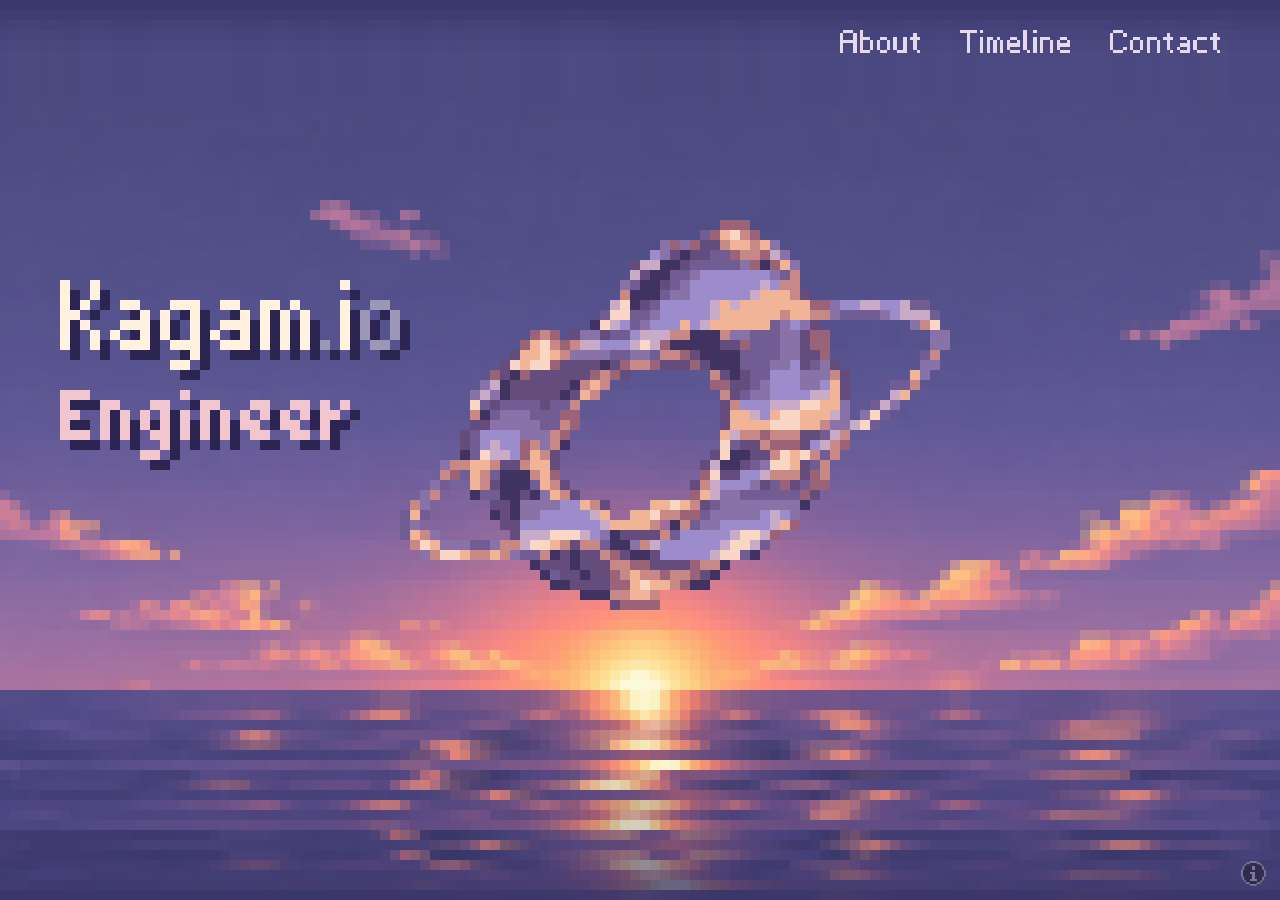
<file: index.html>
<!doctype html>
<html lang="ja">
<head>
<meta charset="utf-8">
<meta name="viewport" content="width=device-width, initial-scale=1, maximum-scale=1, user-scalable=no, viewport-fit=cover">
<!-- ブラウザのバーの色 = 絵の上下の端の色 (EDGE) -->
<meta name="theme-color" content="#383262" media="(orientation: portrait)">
<meta name="theme-color" content="#393669" media="(orientation: landscape)">
<title>kagam.io — Kagami の個人サイト</title>
<meta name="description" content="Kagami の個人サイト。ドット絵の夕暮れの海で、波やオブジェがドット単位で動きます。">
<link rel="canonical" href="https://kagam.io/">
<meta property="og:type" content="website">
<meta property="og:site_name" content="kagam.io">
<meta property="og:title" content="kagam.io">
<meta property="og:description" content="Kagami の個人サイト。ドット絵の夕暮れの海で、波やオブジェがドット単位で動きます。">
<meta property="og:url" content="https://kagam.io/">
<meta property="og:image" content="https://kagam.io/assets/img/og.png">
<meta property="og:image:width" content="1280">
<meta property="og:image:height" content="720">
<meta property="og:image:alt" content="ドット絵の夕暮れの海に浮かぶオブジェと、Kagam.io の文字">
<meta property="og:locale" content="ja_JP">
<meta name="twitter:card" content="summary_large_image">
<meta name="twitter:site" content="@kagam_10">
<meta name="twitter:creator" content="@kagam_10">
<link rel="icon" href="/assets/icons/favicon.ico" sizes="any">
<link rel="icon" type="image/png" sizes="32x32" href="/assets/icons/favicon-32.png">
<link rel="icon" type="image/png" sizes="16x16" href="/assets/icons/favicon-16.png">
<link rel="apple-touch-icon" href="/assets/icons/apple-touch-icon.png">
<link rel="preconnect" href="https://fonts.googleapis.com">
<link rel="preconnect" href="https://fonts.gstatic.com" crossorigin>
<!-- フォントの CSS は、ほかの読み込みやスクリプトを待たせない (読めた時点でドット風フォントに切り替わる) -->
<link rel="preload" as="style" href="https://fonts.googleapis.com/css2?family=DotGothic16&display=swap">
<link rel="stylesheet" href="https://fonts.googleapis.com/css2?family=DotGothic16&display=swap" media="print" onload="this.media='all'">
<!-- 背景の画像 (画面の向きに合うほう) とスクリプトを、最初から読み始める -->
<link rel="preload" as="image" href="/assets/img/scene/pc/sky.png" media="(orientation: landscape)">
<link rel="preload" as="image" href="/assets/img/scene/pc/object.png" media="(orientation: landscape)">
<link rel="preload" as="image" href="/assets/img/scene/pc/sea_01.png" media="(orientation: landscape)">
<link rel="preload" as="image" href="/assets/img/scene/pc/sea_02.png" media="(orientation: landscape)">
<link rel="preload" as="image" href="/assets/img/scene/pc/sea_03.png" media="(orientation: landscape)">
<link rel="preload" as="image" href="/assets/img/scene/mobile/sky.png" media="(orientation: portrait)">
<link rel="preload" as="image" href="/assets/img/scene/mobile/object.png" media="(orientation: portrait)">
<link rel="preload" as="image" href="/assets/img/scene/mobile/sea_01.png" media="(orientation: portrait)">
<link rel="preload" as="image" href="/assets/img/scene/mobile/sea_02.png" media="(orientation: portrait)">
<link rel="preload" as="image" href="/assets/img/scene/mobile/sea_03.png" media="(orientation: portrait)">
<link rel="modulepreload" href="/assets/js/main.js">
<link rel="modulepreload" href="/assets/js/scene.js">
<link rel="modulepreload" href="/assets/js/config.js">
<link rel="modulepreload" href="/assets/js/font.js">
<link rel="modulepreload" href="/assets/js/sea.js">
<link rel="modulepreload" href="/assets/js/nav.js">
<link rel="modulepreload" href="/assets/js/info.js">
<link rel="modulepreload" href="/assets/js/touch.js">
<link rel="stylesheet" href="/assets/css/scene.css">
<!-- 検索エンジン向けに、このサイトと持ち主を書いておく -->
<script type="application/ld+json">
{
  "@context": "https://schema.org",
  "@graph": [
    {
      "@type": "WebSite",
      "@id": "https://kagam.io/#website",
      "name": "kagam.io",
      "url": "https://kagam.io/",
      "inLanguage": "ja",
      "author": {
        "@id": "https://kagam.io/#person"
      }
    },
    {
      "@type": "Person",
      "@id": "https://kagam.io/#person",
      "name": "Kagami",
      "alternateName": "kagam-io",
      "jobTitle": "Engineer",
      "url": "https://kagam.io/",
      "sameAs": [
        "https://github.com/kagam-io",
        "https://zenn.dev/kagam_io",
        "https://x.com/kagam_10"
      ]
    }
  ]
}
</script>
</head>
<body>
<h1 class="sr-only">Kagam.io — Engineer</h1>
<p class="sr-only">Kagami の個人サイト</p>
<canvas id="c"></canvas>
<!-- メニューの文字はキャンバスに描き、押せる範囲だけこの透明なリンクを重ねる -->
<nav class="nav" aria-label="メニュー"></nav>

<script type="module" src="/assets/js/main.js"></script>
</body>
</html>
</file>
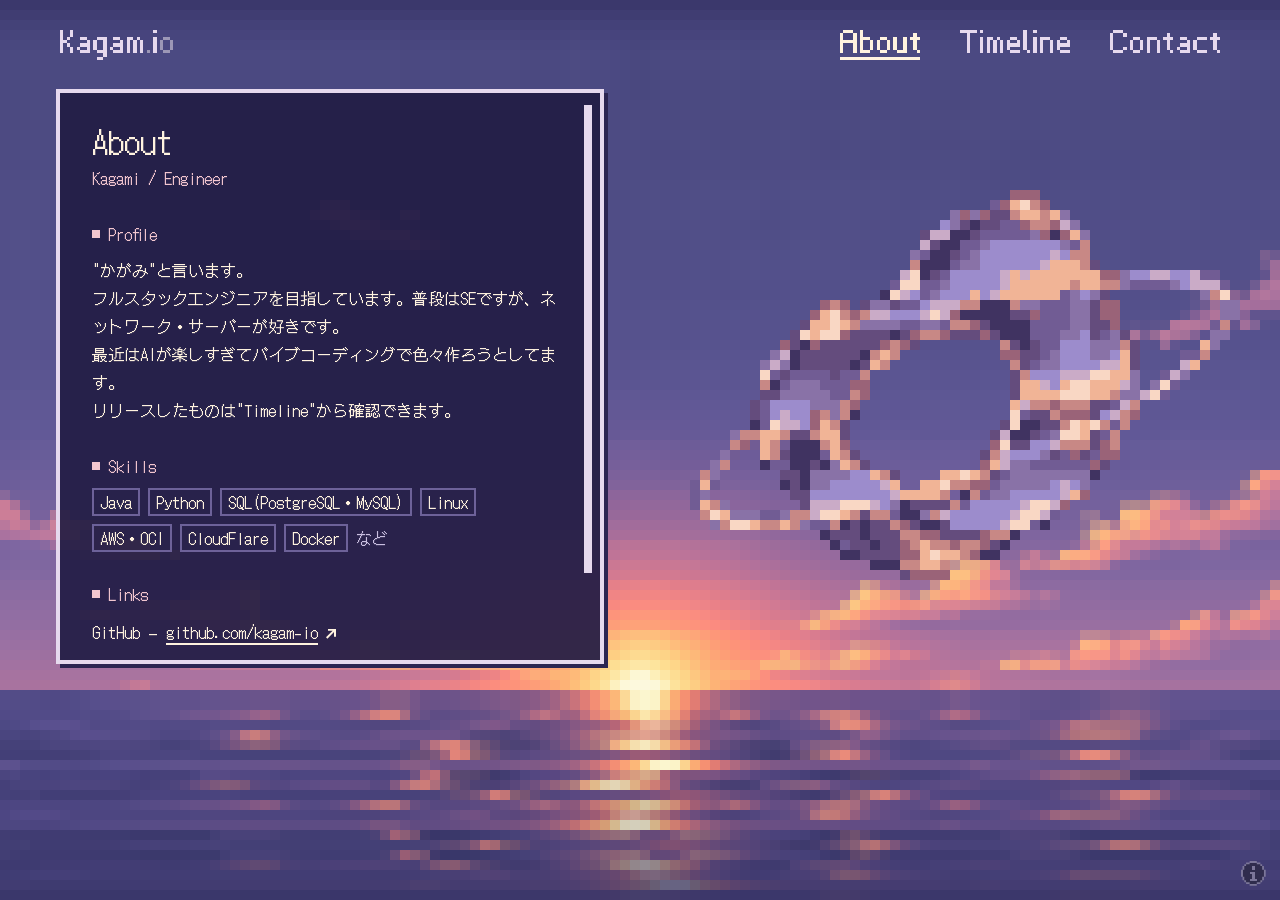
<file: about.html>
<!doctype html>
<html lang="ja">
<head>
<meta charset="utf-8">
<meta name="viewport" content="width=device-width, initial-scale=1, maximum-scale=1, user-scalable=no, viewport-fit=cover">
<meta name="theme-color" content="#383262" media="(orientation: portrait)">
<meta name="theme-color" content="#393669" media="(orientation: landscape)">
<title>About — kagam.io</title>
<meta name="description" content="Kagami のプロフィール、スキル、リンク。">
<link rel="canonical" href="https://kagam.io/about">
<meta property="og:type" content="website">
<meta property="og:site_name" content="kagam.io">
<meta property="og:title" content="About — kagam.io">
<meta property="og:description" content="Kagami のプロフィール、スキル、リンク。">
<meta property="og:url" content="https://kagam.io/about">
<meta property="og:image" content="https://kagam.io/assets/img/og.png">
<meta property="og:image:width" content="1280">
<meta property="og:image:height" content="720">
<meta property="og:image:alt" content="ドット絵の夕暮れの海に浮かぶオブジェと、Kagam.io の文字">
<meta property="og:locale" content="ja_JP">
<meta name="twitter:card" content="summary_large_image">
<meta name="twitter:site" content="@kagam_10">
<meta name="twitter:creator" content="@kagam_10">
<link rel="icon" href="/assets/icons/favicon.ico" sizes="any">
<link rel="icon" type="image/png" sizes="32x32" href="/assets/icons/favicon-32.png">
<link rel="icon" type="image/png" sizes="16x16" href="/assets/icons/favicon-16.png">
<link rel="apple-touch-icon" href="/assets/icons/apple-touch-icon.png">
<link rel="preconnect" href="https://fonts.googleapis.com">
<link rel="preconnect" href="https://fonts.gstatic.com" crossorigin>
<!-- フォントの CSS は、ほかの読み込みやスクリプトを待たせない (読めた時点でドット風フォントに切り替わる) -->
<link rel="preload" as="style" href="https://fonts.googleapis.com/css2?family=DotGothic16&display=swap">
<link rel="stylesheet" href="https://fonts.googleapis.com/css2?family=DotGothic16&display=swap" media="print" onload="this.media='all'">
<!-- 背景の画像 (画面の向きに合うほう) とスクリプトを、最初から読み始める -->
<link rel="preload" as="image" href="/assets/img/scene/pc/sky.png" media="(orientation: landscape)">
<link rel="preload" as="image" href="/assets/img/scene/pc/object.png" media="(orientation: landscape)">
<link rel="preload" as="image" href="/assets/img/scene/pc/sea_01.png" media="(orientation: landscape)">
<link rel="preload" as="image" href="/assets/img/scene/pc/sea_02.png" media="(orientation: landscape)">
<link rel="preload" as="image" href="/assets/img/scene/pc/sea_03.png" media="(orientation: landscape)">
<link rel="preload" as="image" href="/assets/img/scene/mobile/sky.png" media="(orientation: portrait)">
<link rel="preload" as="image" href="/assets/img/scene/mobile/object.png" media="(orientation: portrait)">
<link rel="preload" as="image" href="/assets/img/scene/mobile/sea_01.png" media="(orientation: portrait)">
<link rel="preload" as="image" href="/assets/img/scene/mobile/sea_02.png" media="(orientation: portrait)">
<link rel="preload" as="image" href="/assets/img/scene/mobile/sea_03.png" media="(orientation: portrait)">
<link rel="modulepreload" href="/assets/js/main.js">
<link rel="modulepreload" href="/assets/js/scene.js">
<link rel="modulepreload" href="/assets/js/config.js">
<link rel="modulepreload" href="/assets/js/font.js">
<link rel="modulepreload" href="/assets/js/sea.js">
<link rel="modulepreload" href="/assets/js/nav.js">
<link rel="modulepreload" href="/assets/js/info.js">
<link rel="modulepreload" href="/assets/js/touch.js">
<link rel="stylesheet" href="/assets/css/scene.css">
<link rel="stylesheet" href="/assets/css/panel.css">
<link rel="stylesheet" href="/assets/css/pages/about.css">
<!-- 検索エンジン向けに、このページが Kagami のプロフィールであることを書いておく -->
<script type="application/ld+json">
{
  "@context": "https://schema.org",
  "@type": "ProfilePage",
  "url": "https://kagam.io/about",
  "inLanguage": "ja",
  "mainEntity": {
    "@type": "Person",
    "@id": "https://kagam.io/#person",
    "name": "Kagami",
    "alternateName": "kagam-io",
    "jobTitle": "Engineer",
    "url": "https://kagam.io/",
    "sameAs": [
      "https://github.com/kagam-io",
      "https://zenn.dev/kagam_io",
      "https://x.com/kagam_10"
    ]
  }
}
</script>
</head>
<body data-page="about">
<canvas id="c"></canvas>
<nav class="nav" aria-label="メニュー"></nav>

<main class="window">
<div class="window-body" data-scroll>
  <h1>About</h1>
  <p class="lead">Kagami / Engineer</p>

  <details class="fold" data-default-open>
    <summary><h2>Profile</h2></summary>
    <div>
      <p>"かがみ"と言います。</p>
      <p>フルスタックエンジニアを目指しています。普段はSEですが、ネットワーク・サーバーが好きです。</p>
      <p>最近はAIが楽しすぎてバイブコーディングで色々作ろうとしてます。</p>
      <p>リリースしたものは"Timeline"から確認できます。</p>
    </div>
  </details>

  <details class="fold" open>
    <summary><h2>Skills</h2></summary>
    <ul class="tags">
      <li>Java</li>
      <li>Python</li>
      <li>SQL(PostgreSQL・MySQL)</li>
      <li>Linux</li>
      <li>AWS・OCI</li>
      <li>CloudFlare</li>
      <li>Docker</li>
      <li class="more">など</li>
    </ul>
  </details>

  <details class="fold" open>
    <summary><h2>Links</h2></summary>
    <ul class="links">
      <li>GitHub — <a href="https://github.com/kagam-io" target="_blank" rel="noopener">github.com/kagam-io</a></li>
      <li>X — <a href="https://x.com/kagam_10" target="_blank" rel="noopener">x.com/kagam_10</a></li>
      <li>Zenn - <a href="https://zenn.dev/kagam_io" target="_blank" rel="noopener">zenn.dev/kagam_io</a></li>
    </ul>
  </details>
</div>
<div class="scrollbar" aria-hidden="true" hidden><div class="thumb"></div></div>
</main>

<script type="module" src="/assets/js/main.js"></script>
<script type="module" src="/assets/js/panel.js"></script>
<script type="module" src="/assets/js/pages/about.js"></script>
</body>
</html>
</file>
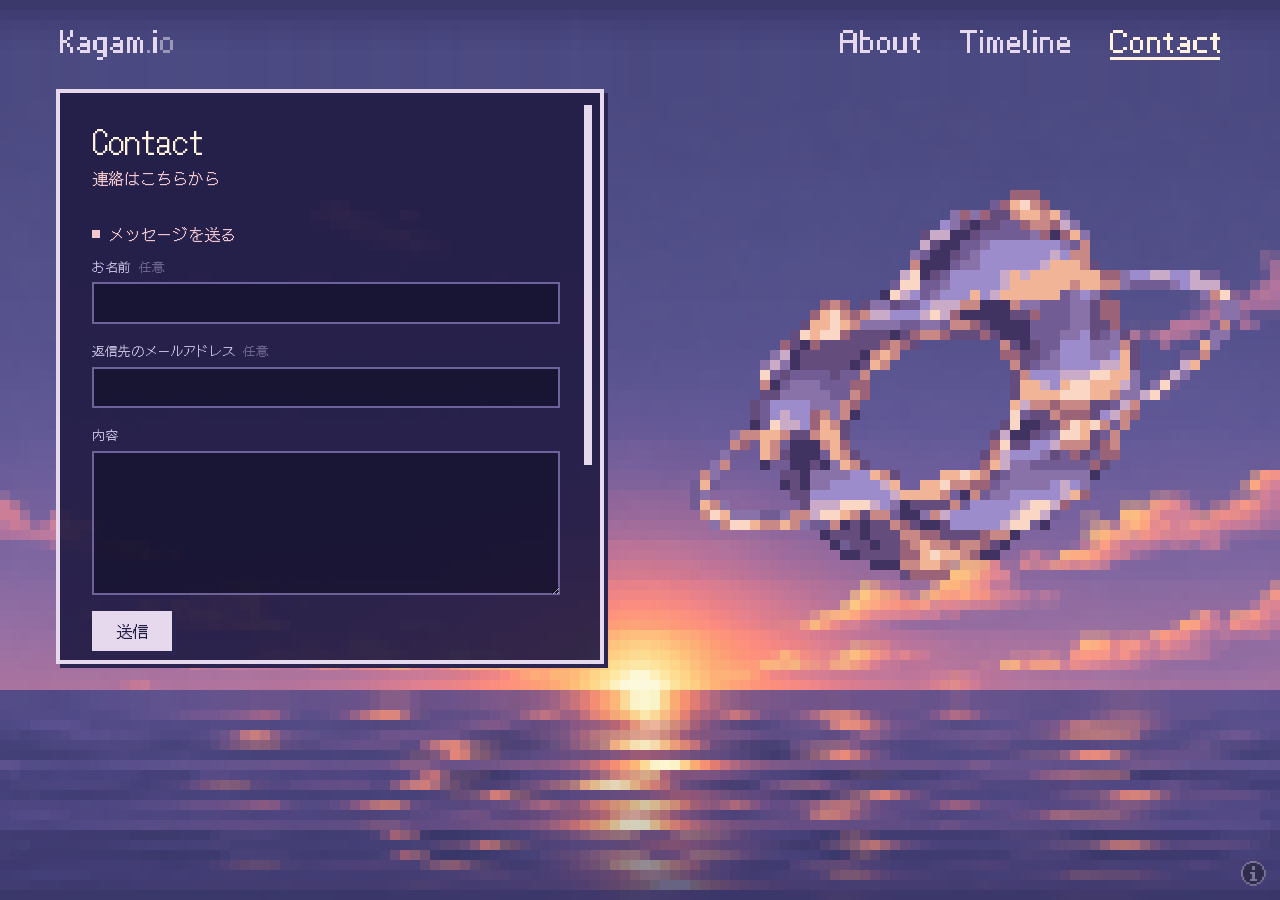
<file: contact.html>
<!doctype html>
<html lang="ja">
<head>
<meta charset="utf-8">
<meta name="viewport" content="width=device-width, initial-scale=1, maximum-scale=1, user-scalable=no, viewport-fit=cover">
<meta name="theme-color" content="#383262" media="(orientation: portrait)">
<meta name="theme-color" content="#393669" media="(orientation: landscape)">
<title>Contact — kagam.io</title>
<meta name="description" content="Kagami への連絡先とお問い合わせフォーム。">
<link rel="canonical" href="https://kagam.io/contact">
<meta property="og:type" content="website">
<meta property="og:site_name" content="kagam.io">
<meta property="og:title" content="Contact — kagam.io">
<meta property="og:description" content="Kagami への連絡先とお問い合わせフォーム。">
<meta property="og:url" content="https://kagam.io/contact">
<meta property="og:image" content="https://kagam.io/assets/img/og.png">
<meta property="og:image:width" content="1280">
<meta property="og:image:height" content="720">
<meta property="og:image:alt" content="ドット絵の夕暮れの海に浮かぶオブジェと、Kagam.io の文字">
<meta property="og:locale" content="ja_JP">
<meta name="twitter:card" content="summary_large_image">
<meta name="twitter:site" content="@kagam_10">
<meta name="twitter:creator" content="@kagam_10">
<link rel="icon" href="/assets/icons/favicon.ico" sizes="any">
<link rel="icon" type="image/png" sizes="32x32" href="/assets/icons/favicon-32.png">
<link rel="icon" type="image/png" sizes="16x16" href="/assets/icons/favicon-16.png">
<link rel="apple-touch-icon" href="/assets/icons/apple-touch-icon.png">
<link rel="preconnect" href="https://fonts.googleapis.com">
<link rel="preconnect" href="https://fonts.gstatic.com" crossorigin>
<!-- フォントの CSS は、ほかの読み込みやスクリプトを待たせない (読めた時点でドット風フォントに切り替わる) -->
<link rel="preload" as="style" href="https://fonts.googleapis.com/css2?family=DotGothic16&display=swap">
<link rel="stylesheet" href="https://fonts.googleapis.com/css2?family=DotGothic16&display=swap" media="print" onload="this.media='all'">
<!-- 背景の画像 (画面の向きに合うほう) とスクリプトを、最初から読み始める -->
<link rel="preload" as="image" href="/assets/img/scene/pc/sky.png" media="(orientation: landscape)">
<link rel="preload" as="image" href="/assets/img/scene/pc/object.png" media="(orientation: landscape)">
<link rel="preload" as="image" href="/assets/img/scene/pc/sea_01.png" media="(orientation: landscape)">
<link rel="preload" as="image" href="/assets/img/scene/pc/sea_02.png" media="(orientation: landscape)">
<link rel="preload" as="image" href="/assets/img/scene/pc/sea_03.png" media="(orientation: landscape)">
<link rel="preload" as="image" href="/assets/img/scene/mobile/sky.png" media="(orientation: portrait)">
<link rel="preload" as="image" href="/assets/img/scene/mobile/object.png" media="(orientation: portrait)">
<link rel="preload" as="image" href="/assets/img/scene/mobile/sea_01.png" media="(orientation: portrait)">
<link rel="preload" as="image" href="/assets/img/scene/mobile/sea_02.png" media="(orientation: portrait)">
<link rel="preload" as="image" href="/assets/img/scene/mobile/sea_03.png" media="(orientation: portrait)">
<link rel="modulepreload" href="/assets/js/main.js">
<link rel="modulepreload" href="/assets/js/scene.js">
<link rel="modulepreload" href="/assets/js/config.js">
<link rel="modulepreload" href="/assets/js/font.js">
<link rel="modulepreload" href="/assets/js/sea.js">
<link rel="modulepreload" href="/assets/js/nav.js">
<link rel="modulepreload" href="/assets/js/info.js">
<link rel="modulepreload" href="/assets/js/touch.js">
<link rel="stylesheet" href="/assets/css/scene.css">
<link rel="stylesheet" href="/assets/css/panel.css">
<!-- Turnstile (Cloudflare の目に見えない人間確認) -->
<script src="https://challenges.cloudflare.com/turnstile/v0/api.js" async defer></script>
<link rel="stylesheet" href="/assets/css/pages/contact.css">
</head>
<body data-page="contact">
<canvas id="c"></canvas>
<nav class="nav" aria-label="メニュー"></nav>

<main class="window">
<div class="window-body" data-scroll>
  <h1>Contact</h1>
  <p class="lead">連絡はこちらから</p>

  <section>
    <h2>メッセージを送る</h2>
    <form class="form" id="contact-form" novalidate>
      <div class="field">
        <label for="f-name">お名前<span class="opt">任意</span></label>
        <input id="f-name" name="name" type="text" maxlength="60" autocomplete="name">
      </div>
      <div class="field">
        <label for="f-email">返信先のメールアドレス<span class="opt">任意</span></label>
        <input id="f-email" name="email" type="email" maxlength="120" autocomplete="email" inputmode="email">
      </div>
      <div class="field">
        <label for="f-message">内容</label>
        <textarea id="f-message" name="message" maxlength="3000" required></textarea>
      </div>
      <div class="trap" aria-hidden="true">
        <!-- ロボットだけが埋めるわなの欄。自動入力が反応しないよう、ありふれた名前 (website など) にしない -->
        <label for="f-leave-empty">この欄は空のままにしてください</label>
        <input id="f-leave-empty" name="leave_empty" type="text" tabindex="-1" autocomplete="off">
      </div>
      <!--
        Turnstile の部品。data-sitekey は Cloudflare の画面で発行した「サイトキー」。
        サイトキーは HTML で誰にでも見える値なので、公開してよい (秘密のキーは TURNSTILE_SECRET)。
        interaction-only: ふだんは見えず、確認が必要なときだけ表示される
      -->
      <div class="cf-turnstile" data-sitekey="0x4AAAAAAGA3yu02D2LirGVR" data-theme="dark" data-appearance="interaction-only" data-size="flexible"></div>
      <div class="form-foot">
        <button class="send" type="submit">送信</button>
        <p class="form-status" id="form-status" role="status"></p>
      </div>
      <p class="form-note">送っていただいた内容は、返信のためだけに使います。</p>
    </form>
    <div class="thanks" id="thanks" hidden>
      <p>送信しました。ありがとうございます。</p>
    </div>
  </section>

  <section class="others">
    <h2>ほかの連絡先</h2>
  <dl class="contacts">
    <div class="contact">
      <dt>X</dt>
      <dd><a class="ext" href="https://x.com/kagam_10" target="_blank" rel="noopener">@kagam_10</a></dd>
    </div>
    <div class="contact">
      <dt>GitHub</dt>
      <dd><a class="ext" href="https://github.com/kagam-io" target="_blank" rel="noopener">kagam-io</a></dd>
    </div>
    <div class="contact">
      <dt>Zenn</dt>
      <dd><a class="ext" href="https://zenn.dev/kagam_io" target="_blank" rel="noopener">kagam_io</a></dd>
    </div>
  </dl>
  </section>
</div>
<div class="scrollbar" aria-hidden="true" hidden><div class="thumb"></div></div>
</main>

<script type="module" src="/assets/js/main.js"></script>
<script type="module" src="/assets/js/panel.js"></script>
<script type="module" src="/assets/js/pages/contact.js"></script>
</body>
</html>
</file>
<file: assets/css/scene.css>
/* 背景シーン (トップ / About 共通) */
html, body {
  margin: 0;
  height: 100%;
  /* 1画面のページなのでスクロールさせない (バーの裏へはみ出した絵は画面の端で切れる) */
  overflow: hidden;
  overscroll-behavior: none;
}
/*
  iPhone の Safari は、ステータスバーと下のバーの裏を「ページの背景色」1色で塗る
  (グラデーションは読めず白になる)。絵の上下の端をこの色に溶かして境目を消す。
  色は SCENES の edge と同じにすること。
*/
html, body { background-color: #383262; }
@media (orientation: landscape) {
  html, body { background-color: #393669; }
}
.sr-only {
  position: absolute;
  width: 1px;
  height: 1px;
  overflow: hidden;
  clip: rect(0 0 0 0);
  white-space: nowrap;
}
canvas {
  /*
    画面に固定 (position: fixed) すると、iPhone の Safari は下のバーの手前で絵を止めてしまう。
    ページの一部として置くと、半透明のバーの裏まで絵が描かれる。
  */
  position: absolute;
  top: 0;
  left: 0;
  width: 100%;
  height: 100vh;
  height: 100lvh;
  object-fit: cover;
  image-rendering: pixelated;
  image-rendering: crisp-edges;
  /*
    絵が届くまでの間に見せる、空と海の色の横帯 (絵の行ごとの平均色)。
    絵を描いたら上から覆われる。紺一色の画面にならないように
  */
  background: linear-gradient(to bottom, #4c4a82 0.0% 5.56%, #4d4b83 5.56% 11.11%, #504d86 11.11% 16.67%, #555088 16.67% 22.22%, #54508a 22.22% 27.78%, #5a538d 27.78% 33.33%, #59548f 33.33% 38.89%, #5d5693 38.89% 44.44%, #635997 44.44% 50.0%, #705f9a 50.0% 55.56%, #8a689b 55.56% 61.11%, #9c6f9c 61.11% 66.67%, #b27798 66.67% 72.22%, #c68093 72.22% 77.78%, #cd8a94 77.78% 83.33%, #795783 83.33% 88.89%, #72547c 88.89% 94.44%, #534371 94.44% 100.0%);
}
/* iPhone / iPad の Safari だけ、下のバーの裏まで絵を伸ばす (バーの高さぶんはみ出させる) */
@supports (-webkit-touch-callout: none) {
  canvas { height: calc(100lvh + 22vh); }
}
.nav a {
  position: absolute;
  color: transparent;
  font-size: 1px;
  overflow: hidden;
  border-radius: 2px;
  -webkit-tap-highlight-color: transparent;
}
.nav a:focus:not(:focus-visible) {
  outline: none;
}
/*
  キーボード (Tab キー) で選んだときだけ白い枠を出す。マウスのクリックでは出ない
*/
:focus-visible {
  outline: 2px solid #fff3df;
  outline-offset: 2px;
}
/* ページを指で動かしたり、拡大・縮小したりできないようにする (スクロールできる部分は個別に許可) */
html, body {
  touch-action: none;
}
/* 文字選択や長押しメニュー (画像の保存など) を出さない */
body {
  -webkit-user-select: none;
  user-select: none;
  -webkit-touch-callout: none;
}

/*
  ---- 右下の i ボタン (全ページ共通) ----
  閉じているときは 7×7 ドットの丸。その形のまま右下を起点に上・左へ伸びて、
  角が階段状に丸いパネルになる。大きさのアニメーションは scene.js で行う。
*/
.info {
  /*
    色は役割で使う (サイト本体と違い、目立たない灰色の小窓)
      --info-text:   本文・質問
      --info-text-2: 見出し・リンク・開いているときの i
      --info-muted:  縁・三角・著作権表記
      --info-hi:     マウスを乗せたとき
  */
  --info-text: #e4e1ee;
  --info-text-2: #c3bed6;
  --info-muted: #8f8aa6;
  --info-hi: #ffffff;
  --info-gray: var(--info-muted);
  --info-gray-light: var(--info-text-2);
  /*
    大きさは背景の絵の1ドット (--dot、scene.js が入れる) を基準にする。
    ブラウザで拡大・縮小しても、絵やメニューと同じ比率のまま変わらない
  */
  --info-dots: 2.5;                                        /* ボタンの大きさ = 絵の何ドット分か */
  --info-size: calc(var(--dot, 11px) * var(--info-dots));  /* PC (1440px 幅) で約 28px */
  --iu: calc(var(--info-size) / 14);                       /* ボタンの1ドット (丸は 14×14 ドット) */
  position: fixed;
  right: calc(var(--iu) * 8 + env(safe-area-inset-right, 0px));
  bottom: calc(var(--iu) * 8 + env(safe-area-inset-bottom, 0px));
  z-index: 10;
  color: var(--info-text);
  font-family: 'DotGothic16', ui-monospace, monospace;
  opacity: 0.75;
  transition: opacity 0.15s;
  /*
    角を丸く切り落とした形。ボタンの1ドット (--iu) ごとの段で、14×14 ドットの円と同じ輪郭になる
    (閉じているときはドットの丸、開いたときは角の丸いパネル)
      外側 (= 縁の外形): 上の行から 5・3・2・1・1 ドット切り込む
      内側 (= 中の暗い部分、縁の1ドット内側): 4・2・1・1 ドット
  */
  --round-outer: polygon(
    calc(100% - var(--iu) * 5) 0px, calc(100% - var(--iu) * 5) calc(var(--iu) * 1), calc(100% - var(--iu) * 3) calc(var(--iu) * 1), calc(100% - var(--iu) * 3) calc(var(--iu) * 2),
    calc(100% - var(--iu) * 2) calc(var(--iu) * 2), calc(100% - var(--iu) * 2) calc(var(--iu) * 3), calc(100% - var(--iu) * 1) calc(var(--iu) * 3), calc(100% - var(--iu) * 1) calc(var(--iu) * 4),
    calc(100% - var(--iu) * 1) calc(var(--iu) * 5), 100% calc(var(--iu) * 5), 100% calc(100% - var(--iu) * 5), calc(100% - var(--iu) * 1) calc(100% - var(--iu) * 5),
    calc(100% - var(--iu) * 1) calc(100% - var(--iu) * 4), calc(100% - var(--iu) * 1) calc(100% - var(--iu) * 3), calc(100% - var(--iu) * 2) calc(100% - var(--iu) * 3), calc(100% - var(--iu) * 2) calc(100% - var(--iu) * 2),
    calc(100% - var(--iu) * 3) calc(100% - var(--iu) * 2), calc(100% - var(--iu) * 3) calc(100% - var(--iu) * 1), calc(100% - var(--iu) * 5) calc(100% - var(--iu) * 1), calc(100% - var(--iu) * 5) 100%,
    calc(var(--iu) * 5) 100%, calc(var(--iu) * 5) calc(100% - var(--iu) * 1), calc(var(--iu) * 3) calc(100% - var(--iu) * 1), calc(var(--iu) * 3) calc(100% - var(--iu) * 2),
    calc(var(--iu) * 2) calc(100% - var(--iu) * 2), calc(var(--iu) * 2) calc(100% - var(--iu) * 3), calc(var(--iu) * 1) calc(100% - var(--iu) * 3), calc(var(--iu) * 1) calc(100% - var(--iu) * 4),
    calc(var(--iu) * 1) calc(100% - var(--iu) * 5), 0px calc(100% - var(--iu) * 5), 0px calc(var(--iu) * 5), calc(var(--iu) * 1) calc(var(--iu) * 5),
    calc(var(--iu) * 1) calc(var(--iu) * 4), calc(var(--iu) * 1) calc(var(--iu) * 3), calc(var(--iu) * 2) calc(var(--iu) * 3), calc(var(--iu) * 2) calc(var(--iu) * 2),
    calc(var(--iu) * 3) calc(var(--iu) * 2), calc(var(--iu) * 3) calc(var(--iu) * 1), calc(var(--iu) * 5) calc(var(--iu) * 1), calc(var(--iu) * 5) 0px
  );
  --round-inner: polygon(
    calc(100% - var(--iu) * 4) 0px, calc(100% - var(--iu) * 4) calc(var(--iu) * 1), calc(100% - var(--iu) * 2) calc(var(--iu) * 1), calc(100% - var(--iu) * 2) calc(var(--iu) * 2),
    calc(100% - var(--iu) * 1) calc(var(--iu) * 2), calc(100% - var(--iu) * 1) calc(var(--iu) * 3), calc(100% - var(--iu) * 1) calc(var(--iu) * 4), 100% calc(var(--iu) * 4),
    100% calc(100% - var(--iu) * 4), calc(100% - var(--iu) * 1) calc(100% - var(--iu) * 4), calc(100% - var(--iu) * 1) calc(100% - var(--iu) * 3), calc(100% - var(--iu) * 1) calc(100% - var(--iu) * 2),
    calc(100% - var(--iu) * 2) calc(100% - var(--iu) * 2), calc(100% - var(--iu) * 2) calc(100% - var(--iu) * 1), calc(100% - var(--iu) * 4) calc(100% - var(--iu) * 1), calc(100% - var(--iu) * 4) 100%,
    calc(var(--iu) * 4) 100%, calc(var(--iu) * 4) calc(100% - var(--iu) * 1), calc(var(--iu) * 2) calc(100% - var(--iu) * 1), calc(var(--iu) * 2) calc(100% - var(--iu) * 2),
    calc(var(--iu) * 1) calc(100% - var(--iu) * 2), calc(var(--iu) * 1) calc(100% - var(--iu) * 3), calc(var(--iu) * 1) calc(100% - var(--iu) * 4), 0px calc(100% - var(--iu) * 4),
    0px calc(var(--iu) * 4), calc(var(--iu) * 1) calc(var(--iu) * 4), calc(var(--iu) * 1) calc(var(--iu) * 3), calc(var(--iu) * 1) calc(var(--iu) * 2),
    calc(var(--iu) * 2) calc(var(--iu) * 2), calc(var(--iu) * 2) calc(var(--iu) * 1), calc(var(--iu) * 4) calc(var(--iu) * 1), calc(var(--iu) * 4) 0px
  );
}
.info:hover,
.info.open {
  opacity: 1;
}
/*
  形と大きさを持つ本体。外側を灰色で塗り (= 縁)、1ドット内側に同じ形を暗い色で重ねる。
  影 (filter) で縁を描くと、大きさが変わる途中で一瞬消えることがあるので図形で描く
*/
.info-shape {
  position: relative;
  width: var(--info-size);
  height: var(--info-size);
  overflow: hidden;
  background: var(--info-gray);
  clip-path: var(--round-outer);
}
.info-shape::before {
  content: '';
  position: absolute;
  inset: var(--iu);
  background: #2a2740;
  clip-path: var(--round-inner);
}
/* 角の i (閉じているときはこれがボタン全体、開いているときは右下の角に残る) */
.info-button {
  position: absolute;
  right: 0;
  bottom: 0;
  width: var(--info-size);
  height: var(--info-size);
  padding: 0;
  border: 0;
  background: none;
  color: var(--info-gray);
  cursor: pointer;
  -webkit-tap-highlight-color: transparent;
  transition: color 0.15s;
}
.info-button svg {
  display: block;
  width: 100%;
  height: 100%;
}
.info:hover .info-button,
.info.open .info-button {
  color: var(--info-gray-light);
}
.info-button:focus:not(:focus-visible) {
  outline: none;
}
/* i ボタンの中は外側が切り取られるので、枠は内側に描く */
.info :focus-visible {
  outline-offset: -2px;
}
/* 中身 (右下の i に重ならないよう、下に余白) */
.info-body {
  position: absolute;
  right: 0;
  bottom: 0;
  box-sizing: border-box;
  width: max-content;
  min-width: calc(var(--iu) * 110);
  max-width: min(calc(var(--iu) * 180), calc(100vw - var(--iu) * 16));
  padding: calc(var(--iu) * 8) calc(var(--iu) * 8) var(--info-size);
  /*
    文字は 12px (一番下の行は 11px)。大きさは絵の1ドット基準で計算しているので、
    1px 単位に丸めて半端な大きさ (12.05px など) にならないようにする
  */
  --info-font: calc(var(--iu) * 6);
  --info-font-small: calc(var(--iu) * 5.5);
  font-size: var(--info-font);
  font-size: round(var(--info-font), 1px);
  line-height: 1.75;
  opacity: 0;
  visibility: hidden;
  transition: opacity 0.12s;
}
.info.show-body .info-body {
  opacity: 1;
  visibility: visible;
}
.info-body h2 {
  margin: 0 0 calc(var(--iu) * 2);
  font-size: inherit;
  font-weight: normal;
  color: var(--info-gray-light);
}
.info-body p {
  margin: 0;
}
.info-body p + h2 {
  margin-top: calc(var(--iu) * 6); /* 質問と質問の間 */
}
.info-links a {
  /* 一番下の行の高さいっぱいを押せる範囲にする */
  display: inline-flex;
  align-items: center;
  min-height: var(--info-size);
  color: var(--info-text-2);
  text-decoration: underline;
  text-decoration-thickness: 1px;
  text-underline-offset: calc(var(--iu) * 1); /* 文字に近づけて、右の © と高さの釣り合いを取る */
  -webkit-tap-highlight-color: transparent;
}
.info-links a:hover {
  color: var(--info-hi);
}
.info-links a:focus:not(:focus-visible) {
  outline: none;
}
/* 外部リンクの印: ドットの矢印 (↗) */
.info-links a::after {
  content: '';
  display: inline-block;
  width: calc(var(--iu) * 4);
  height: calc(var(--iu) * 4);
  margin-left: calc(var(--iu) * 4);
  background: currentColor;
  clip-path: polygon(20% 0, 100% 0, 100% 80%, 80% 80%, 80% 34%, 14% 100%, 0 86%, 66% 20%, 20% 20%);
}
/* 著作権表記: 小さく、一番下に離して */
/*
  一番下の行 (右端に i がある行): 左に GitHub、その右に著作権表記。i と高さをそろえる。
  本文の下の余白 (= i の高さ) の中に収まる
*/
.info-foot {
  position: absolute;
  left: calc(var(--iu) * 8);
  right: calc(var(--info-size) + var(--iu) * 2);
  bottom: 0;
  height: var(--info-size);
  display: flex;
  align-items: center;
  justify-content: space-between;
  gap: calc(var(--iu) * 6);
}
.info-foot,
.info-foot .copy {
  font-size: var(--info-font-small);
  font-size: round(var(--info-font-small), 1px);
}
.info-foot .copy {
  color: var(--info-gray);
  white-space: nowrap;
}
/* 一覧の質問ボタン: 頭に小さなドットの三角 */
.info-q {
  display: flex;
  align-items: center;
  gap: calc(var(--iu) * 4);
  width: 100%;
  min-height: calc(var(--iu) * 20);
  padding: 0;
  border: 0;
  background: none;
  font: inherit;
  text-align: left;
  color: var(--info-text);
  cursor: pointer;
  -webkit-tap-highlight-color: transparent;
  transition: color 0.15s;
}
.info-q::before {
  content: '';
  flex: none;
  width: calc(var(--iu) * 2);
  height: calc(var(--iu) * 3);
  background: var(--info-gray);
  clip-path: polygon(0 0, 100% 50%, 0 100%);
  transition: background-color 0.15s;
}
.info-q:hover {
  color: var(--info-hi);
}
/* 質問の一覧と、一番下の行 (GitHub・著作権表記) の間 */
.info-view[data-view="menu"] {
  margin-bottom: calc(var(--iu) * 6);
}
.info-q:hover::before {
  background: var(--info-gray-light);
}
/* 質問の画面の見出し: 左向きのドットの三角 + 質問。見出しごと押すと一覧に戻る */
.info-back {
  display: inline-flex;
  align-items: center;
  gap: calc(var(--iu) * 4);
  min-height: calc(var(--iu) * 16);
  margin: 0;
  padding: 0;
  border: 0;
  background: none;
  font: inherit;
  text-align: left;
  color: var(--info-text-2);
  cursor: pointer;
  -webkit-tap-highlight-color: transparent;
  transition: color 0.15s;
}
.info-back::before {
  content: '';
  width: calc(var(--iu) * 2);
  height: calc(var(--iu) * 3);
  background: currentColor;
  clip-path: polygon(100% 0, 0 50%, 100% 100%);
}
.info-back::before {
  flex: none;
}
.info-back:hover {
  color: var(--info-hi);
}
/* 回答と、一番下の ©2026 の間に、ちょうど1行分の空き */
.info-answer {
  margin-bottom: 1.7em !important;
}
.info-q:focus:not(:focus-visible), .info-back:focus:not(:focus-visible) {
  outline: none;
}
.info-view[hidden] {
  display: none;
}
/* スマホ (縦長) は絵の1ドットが小さいので、ドット数を増やしてほぼ同じ大きさにする */
@media (orientation: portrait) {
  .info { --info-dots: 5.2; }
}

/* 縦長の画面 (スマホ) の、絵が届くまでの色の横帯 */
@media (orientation: portrait) {
  canvas {
    background: linear-gradient(to bottom, #424175 0.0% 6.25%, #444378 6.25% 12.5%, #46457a 12.5% 18.75%, #48467d 18.75% 25.0%, #4a487f 25.0% 31.25%, #4c4a82 31.25% 37.5%, #534e87 37.5% 43.75%, #54508a 43.75% 50.0%, #595490 50.0% 56.25%, #685b98 56.25% 62.5%, #8a669c 62.5% 68.75%, #c87e92 68.75% 75.0%, #c58488 75.0% 81.25%, #7a587b 81.25% 87.5%, #53416d 87.5% 93.75%, #443865 93.75% 100.0%);
  }
}

/*
  読み込み中の表示: 背景の絵を描き終える (scene-ready) まで、画面の真ん中に「読み込み中...」を出す。
  文字は DotGothic16 を 16px で描いた形をそのままドット絵にした SVG (フォントの読み込みを待たずに出せる)。
  フォントの 1 点 = 画面の 2px。「...」は 1 つずつ増えるコマ送り
*/
html:not(.scene-ready) body::before,
html:not(.scene-ready) body::after {
  content: '';
  position: fixed;
  top: 50%;
  z-index: 20;
  height: 30px;
  margin-top: -15px;
  background: no-repeat left bottom / 100% 100%;
  pointer-events: none;
}
html:not(.scene-ready) body::before {
  left: calc(50% - 99px);
  width: 158px;
  background-image: url("data:image/svg+xml,<svg xmlns='http://www.w3.org/2000/svg' viewBox='0 0 79 15' shape-rendering='crispEdges' fill='%23e6d9ee'><rect x='11' y='0' width='1' height='1'/><rect x='34' y='0' width='1' height='1'/><rect x='72' y='0' width='1' height='1'/><rect x='2' y='1' width='4' height='1'/><rect x='11' y='1' width='1' height='1'/><rect x='35' y='1' width='1' height='1'/><rect x='38' y='1' width='5' height='1'/><rect x='72' y='1' width='1' height='1'/><rect x='7' y='2' width='9' height='1'/><rect x='20' y='2' width='6' height='1'/><rect x='36' y='2' width='1' height='1'/><rect x='42' y='2' width='1' height='1'/><rect x='52' y='2' width='6' height='1'/><rect x='72' y='2' width='1' height='1'/><rect x='11' y='3' width='1' height='1'/><rect x='25' y='3' width='1' height='1'/><rect x='42' y='3' width='1' height='1'/><rect x='57' y='3' width='1' height='1'/><rect x='66' y='3' width='13' height='1'/><rect x='1' y='4' width='6' height='1'/><rect x='11' y='4' width='1' height='1'/><rect x='24' y='4' width='2' height='1'/><rect x='42' y='4' width='1' height='1'/><rect x='56' y='4' width='2' height='1'/><rect x='66' y='4' width='1' height='1'/><rect x='72' y='4' width='1' height='1'/><rect x='78' y='4' width='1' height='1'/><rect x='8' y='5' width='7' height='1'/><rect x='24' y='5' width='1' height='1'/><rect x='29' y='5' width='1' height='1'/><rect x='41' y='5' width='3' height='1'/><rect x='56' y='5' width='1' height='1'/><rect x='61' y='5' width='1' height='1'/><rect x='66' y='5' width='1' height='1'/><rect x='72' y='5' width='1' height='1'/><rect x='78' y='5' width='1' height='1'/><rect x='2' y='6' width='4' height='1'/><rect x='23' y='6' width='1' height='1'/><rect x='29' y='6' width='1' height='1'/><rect x='41' y='6' width='1' height='1'/><rect x='43' y='6' width='1' height='1'/><rect x='55' y='6' width='1' height='1'/><rect x='61' y='6' width='1' height='1'/><rect x='66' y='6' width='1' height='1'/><rect x='72' y='6' width='1' height='1'/><rect x='78' y='6' width='1' height='1'/><rect x='7' y='7' width='9' height='1'/><rect x='21' y='7' width='6' height='1'/><rect x='29' y='7' width='1' height='1'/><rect x='33' y='7' width='4' height='1'/><rect x='41' y='7' width='1' height='1'/><rect x='43' y='7' width='1' height='1'/><rect x='53' y='7' width='6' height='1'/><rect x='61' y='7' width='1' height='1'/><rect x='66' y='7' width='1' height='1'/><rect x='72' y='7' width='1' height='1'/><rect x='78' y='7' width='1' height='1'/><rect x='2' y='8' width='4' height='1'/><rect x='7' y='8' width='1' height='1'/><rect x='15' y='8' width='1' height='1'/><rect x='19' y='8' width='2' height='1'/><rect x='22' y='8' width='1' height='1'/><rect x='27' y='8' width='3' height='1'/><rect x='36' y='8' width='1' height='1'/><rect x='40' y='8' width='1' height='1'/><rect x='44' y='8' width='1' height='1'/><rect x='51' y='8' width='2' height='1'/><rect x='54' y='8' width='1' height='1'/><rect x='59' y='8' width='3' height='1'/><rect x='66' y='8' width='1' height='1'/><rect x='72' y='8' width='1' height='1'/><rect x='78' y='8' width='1' height='1'/><rect x='7' y='9' width='1' height='1'/><rect x='9' y='9' width='1' height='1'/><rect x='12' y='9' width='1' height='1'/><rect x='15' y='9' width='1' height='1'/><rect x='18' y='9' width='1' height='1'/><rect x='22' y='9' width='1' height='1'/><rect x='29' y='9' width='2' height='1'/><rect x='36' y='9' width='1' height='1'/><rect x='40' y='9' width='1' height='1'/><rect x='44' y='9' width='1' height='1'/><rect x='50' y='9' width='1' height='1'/><rect x='54' y='9' width='1' height='1'/><rect x='61' y='9' width='2' height='1'/><rect x='66' y='9' width='13' height='1'/><rect x='2' y='10' width='4' height='1'/><rect x='9' y='10' width='1' height='1'/><rect x='12' y='10' width='1' height='1'/><rect x='17' y='10' width='1' height='1'/><rect x='21' y='10' width='1' height='1'/><rect x='28' y='10' width='1' height='1'/><rect x='31' y='10' width='1' height='1'/><rect x='36' y='10' width='1' height='1'/><rect x='38' y='10' width='2' height='1'/><rect x='45' y='10' width='1' height='1'/><rect x='49' y='10' width='1' height='1'/><rect x='53' y='10' width='1' height='1'/><rect x='60' y='10' width='1' height='1'/><rect x='63' y='10' width='1' height='1'/><rect x='66' y='10' width='1' height='1'/><rect x='71' y='10' width='2' height='1'/><rect x='77' y='10' width='2' height='1'/><rect x='2' y='11' width='1' height='1'/><rect x='5' y='11' width='1' height='1'/><rect x='9' y='11' width='1' height='1'/><rect x='12' y='11' width='1' height='1'/><rect x='17' y='11' width='1' height='1'/><rect x='21' y='11' width='1' height='1'/><rect x='28' y='11' width='1' height='1'/><rect x='36' y='11' width='1' height='1'/><rect x='38' y='11' width='1' height='1'/><rect x='46' y='11' width='2' height='1'/><rect x='49' y='11' width='1' height='1'/><rect x='53' y='11' width='1' height='1'/><rect x='60' y='11' width='1' height='1'/><rect x='72' y='11' width='1' height='1'/><rect x='2' y='12' width='1' height='1'/><rect x='5' y='12' width='1' height='1'/><rect x='9' y='12' width='1' height='1'/><rect x='12' y='12' width='1' height='1'/><rect x='15' y='12' width='1' height='1'/><rect x='17' y='12' width='1' height='1'/><rect x='20' y='12' width='1' height='1'/><rect x='27' y='12' width='1' height='1'/><rect x='35' y='12' width='1' height='1'/><rect x='37' y='12' width='1' height='1'/><rect x='49' y='12' width='1' height='1'/><rect x='52' y='12' width='1' height='1'/><rect x='59' y='12' width='1' height='1'/><rect x='72' y='12' width='1' height='1'/><rect x='2' y='13' width='4' height='1'/><rect x='8' y='13' width='1' height='1'/><rect x='12' y='13' width='1' height='1'/><rect x='15' y='13' width='1' height='1'/><rect x='18' y='13' width='2' height='1'/><rect x='26' y='13' width='1' height='1'/><rect x='34' y='13' width='1' height='1'/><rect x='38' y='13' width='2' height='1'/><rect x='50' y='13' width='2' height='1'/><rect x='58' y='13' width='1' height='1'/><rect x='72' y='13' width='1' height='1'/><rect x='2' y='14' width='1' height='1'/><rect x='6' y='14' width='2' height='1'/><rect x='13' y='14' width='2' height='1'/><rect x='24' y='14' width='2' height='1'/><rect x='33' y='14' width='1' height='1'/><rect x='40' y='14' width='8' height='1'/><rect x='56' y='14' width='2' height='1'/><rect x='72' y='14' width='1' height='1'/></svg>");
}
html:not(.scene-ready) body::after {
  left: calc(50% - 99px + 158px);
  width: 40px;
  background-image: url("data:image/svg+xml,<svg xmlns='http://www.w3.org/2000/svg' viewBox='0 0 20 15' shape-rendering='crispEdges' fill='%23e6d9ee'><rect x='2' y='11' width='2' height='1'/><rect x='10' y='11' width='2' height='1'/><rect x='18' y='11' width='2' height='1'/><rect x='2' y='12' width='2' height='1'/><rect x='10' y='12' width='2' height='1'/><rect x='18' y='12' width='2' height='1'/></svg>");
  animation: loading-dots 1.2s steps(1, end) infinite;
}
@keyframes loading-dots {
  0%   { clip-path: inset(0 100% 0 0); }
  25%  { clip-path: inset(0 32px 0 0); }
  50%  { clip-path: inset(0 16px 0 0); }
  75%  { clip-path: inset(0 0 0 0); }
}
@media (prefers-reduced-motion: reduce) {
  html:not(.scene-ready) body::after { animation: none; }
}
</file>
<file: assets/css/panel.css>
/* ゲームのウィンドウ風パネル (About / Works 共通) */
/*
  ゲームのウィンドウ風のパネル。位置と大きさは scene.js が渡す
  --dot (絵の1ドットの大きさ) と --nav-bottom (メニューの下端) を基準にする。
*/
/* scene.js が値を入れるまでの仮の値 */
:root {
  --dot: 0.78vw;
  --nav-bottom: 64px;
  --sea-top: 80vh;
  --view-height: 100vh;
}
.window {
  --u: 4px;                 /* 枠の1ドット */
  --frame: #e6d9ee;
  --frame-dark: #2c2552;
  /*
    パネルの色は役割で使う (同じ役割には同じ色)
      文字: 主 / 副 (日付・補足) / 控えめ (選ばれていないもの)
      強調: 見出しと小見出し (夕焼けのピンク)
      線:   タグの枠・年表の点線 / 区切り線
  */
  --text-1: #fff3df;
  --text-2: #c9bfe0;
  --text-3: #6f6890;
  --accent: #f2c6cf;
  --line: #6d6299;
  --line-soft: #4a4178;
  --gap-top: calc(var(--dot) * 4);    /* メニューとの間 */
  --gap-bottom: calc(var(--dot) * 3); /* 水平線との間 */
  position: absolute;
  z-index: 1;
  box-sizing: border-box;
  left: calc(var(--dot) * 6);
  top: calc(var(--nav-bottom) + var(--gap-top));
  width: min(calc(var(--dot) * 54), calc(100vw - var(--dot) * 12));
  /* 水平線の少し上まで伸ばす (中身が長ければパネルの中でスクロール) */
  height: calc(var(--sea-top) - var(--nav-bottom) - var(--gap-top) - var(--gap-bottom));
  overflow: hidden;
  display: flex;
  background: rgba(34, 29, 69, 0.92);
  color: var(--text-1);
  font-family: 'DotGothic16', ui-monospace, 'Hiragino Kaku Gothic ProN', monospace;
  font-size: 16px;
  line-height: 1.75;
  /* 角まで埋まったドット枠 + 右下に1ドットの影 */
  box-shadow:
    0 0 0 var(--u) var(--frame),
    var(--u) var(--u) 0 var(--u) var(--frame-dark);
  /* 背景の絵を描き終える (scene-ready) まで待ってから開く (背景より先に出たり、大きさが途中で変わったりしないように) */
  visibility: hidden;
}
.scene-ready .window {
  visibility: visible;
  animation: window-open 0.32s steps(6, end) both;
}
/* 中身のスクロール領域。ブラウザ標準のスクロールバーは隠し、自前のものを出す */
.window-body {
  touch-action: pan-y; /* パネルの中だけは縦にスクロールできる */
  flex: 1;
  min-width: 0;
  overflow-y: auto;
  overscroll-behavior: contain;
  padding: var(--body-padding, 28px 40px 32px 32px);
  scrollbar-width: none;
}
.window-body::-webkit-scrollbar {
  display: none;
}
/*
  自前のスクロールバー (PC もスマホも同じ見た目)。白一色の四角いつまみだけ。
  位置と長さは下の script が4px刻みで合わせる
*/
.scrollbar {
  position: absolute;
  top: 12px;
  right: 8px;
  bottom: 12px;
  width: 8px;
}
.scrollbar[hidden] {
  display: none;
}
.scrollbar .thumb {
  position: absolute;
  left: 0;
  width: 100%;
  background: var(--frame);
  cursor: grab;
  touch-action: none;
}
.scrollbar .thumb:active {
  cursor: grabbing;
}

/* カクカクと上下に開く */
@keyframes window-open {
  from { clip-path: inset(50% -12px 50% -12px); }
  to   { clip-path: inset(-12px -12px -12px -12px); }
}
.window > * {
  animation: window-content 0s 0.32s both;
}
@keyframes window-content {
  from { visibility: hidden; }
}
@media (prefers-reduced-motion: reduce) {
  .window, .window > * { animation: none; }
}

/* スマホ (縦長): 横幅いっぱい、海の手前まで */
@media (orientation: portrait) {
  .window {
    left: calc(var(--dot) * 4);
    width: calc(100vw - var(--dot) * 8);
    --gap-top: calc(var(--dot) * 5);
    --body-padding: 20px 24px 24px 20px;
  }
}

.window h1 {
  margin: 0;
  font-size: 32px;
  font-weight: normal;
  line-height: 1.2;
}
.window .lead {
  margin: 4px 0 0;
  color: var(--accent);
}
.window h2 {
  display: flex;
  align-items: center;
  gap: 8px;
  margin: 28px 0 8px;
  font-size: 16px;
  font-weight: normal;
  color: var(--accent);
}
/* 見出しの前の四角いドット */
.window h2::before {
  content: '';
  flex: none;
  width: 8px;
  height: 8px;
  background: currentColor;
}

.window p,
.window ul,
.window dl {
  margin: 0;
}
.window ul {
  padding: 0;
  list-style: none;
}

.tags {
  display: flex;
  flex-wrap: wrap;
  gap: 8px;
}
.tags li {
  padding: 0 8px;
  box-shadow: inset 0 0 0 2px var(--line);
}
/* 並びの最後の「など」は、タグではなく控えめな文字で添える */
.tags li.more {
  padding: 0;
  box-shadow: none;
  color: var(--text-2);
}

/* 外部リンク (.links の中の a、または a.ext) */
.links a, a.ext {
  color: var(--text-1);
  text-decoration: underline;
  text-decoration-thickness: 2px;
  text-underline-offset: 4px;
}
.links li + li {
  margin-top: 4px;
}
.links a, a.ext {
  display: inline-block;
  padding: 2px 0;             /* 指で押しやすいよう少しだけ広げる */
  -webkit-tap-highlight-color: transparent;
}
/* 外部リンクの印: ドットの矢印 (↗) */
.links a::after, a.ext::after {
  content: '';
  display: inline-block;
  width: 10px;
  height: 10px;
  margin-left: 8px;
  background: currentColor;
  clip-path: polygon(20% 0, 100% 0, 100% 80%, 80% 80%, 80% 34%, 14% 100%, 0 86%, 66% 20%, 20% 20%);
}
.links a:hover, a.ext:hover {
  color: var(--accent);
}
.links a:focus:not(:focus-visible), a.ext:focus:not(:focus-visible) {
  outline: none;
}
</file>
<file: assets/css/pages/about.css>
/* about ページだけの見た目 */
/*
  折りたたみ。.foldable が付いているとき (スマホで、全部開くと枠に収まらないとき) だけ
  一度に1つだけ開く (最初は Profile)。それ以外 (PC / 収まるスマホ) は常に全部開いている
*/
.fold summary {
  display: block;
  list-style: none;
  -webkit-tap-highlight-color: transparent;
}
.fold summary:focus:not(:focus-visible) {
  outline: none;
}
.fold summary::-webkit-details-marker { display: none; }
.fold summary h2 { margin-bottom: 8px; }
.foldable .fold summary { cursor: pointer; }
.foldable .fold summary h2 { margin: 0; padding: 12px 0; }
.foldable .fold:first-of-type { margin-top: 16px; }
.foldable .fold { border-top: 2px solid var(--line-soft); }
.foldable .fold[open] > :not(summary) { margin-bottom: 16px; }
/* 四角の代わりに、開閉を表すドットの三角 (閉: ▶ / 開: ▼) */
.foldable .fold summary h2::before {
  width: 8px;
  height: 10px;
  clip-path: polygon(0 0, 100% 50%, 0 100%);
}
.foldable .fold[open]:not(.closing) summary h2::before {
  width: 10px;
  height: 8px;
  clip-path: polygon(0 0, 100% 0, 50% 100%);
}
</file>
<file: assets/css/pages/contact.css>
/* contact ページだけの見た目 */
/* 連絡先の一覧: 左に「どこで」、右に宛先。行の間は区切り線 */
.contacts {
  margin: 8px 0 0;
}
.contact {
  display: grid;
  grid-template-columns: 6em 1fr;
  align-items: center;
  gap: 16px;
  min-height: 48px;
  border-top: 2px solid var(--line-soft);
}
.contact:last-child {
  border-bottom: 2px solid var(--line-soft);
}
.contact dt {
  color: var(--accent);
}
.contact dd {
  margin: 0;
  min-width: 0;
  overflow-wrap: anywhere;
}
.contact .todo {
  color: var(--text-3);
}
@media (orientation: portrait) {
  .contact {
    grid-template-columns: 5em 1fr;
    gap: 12px;
  }
}

/* ---- フォーム ---- */
.form {
  display: grid;
  gap: 16px;
  margin-top: 8px;
}
.field {
  display: grid;
  gap: 4px;
}
.field label {
  color: var(--text-2);
  font-size: 13px;
}
.field .opt {
  margin-left: 8px;
  color: var(--text-3);
}
/* 入力欄: パネルより一段暗い面に、2px の枠 */
.form input,
.form textarea {
  box-sizing: border-box;
  width: 100%;
  padding: 8px 12px;
  border: 0;
  border-radius: 0;
  background: rgba(14, 11, 34, 0.55);
  box-shadow: inset 0 0 0 2px var(--line);
  color: var(--text-1);
  font: inherit;
  font-size: 16px; /* 16px 未満だと iPhone が入力時に勝手に拡大する */
  line-height: 1.6;
  -webkit-user-select: text;
  user-select: text;
  -webkit-appearance: none;
  appearance: none;
  transition: box-shadow 0.15s;
}
.form textarea {
  min-height: 144px;
  resize: vertical;
}
.form input::placeholder,
.form textarea::placeholder {
  color: var(--text-3);
}
.form input:focus,
.form textarea:focus {
  outline: none;
  box-shadow: inset 0 0 0 2px var(--accent);
}
/* わなの欄 (人には見えない。ロボットだけが埋める) */
.trap {
  position: absolute;
  left: -9999px;
  width: 1px;
  height: 1px;
  overflow: hidden;
}
.form-foot {
  display: flex;
  align-items: center;
  gap: 16px;
  flex-wrap: wrap;
}
/* 送信ボタン: パネルと同じ白い枠 + 右下に1ドットの影 */
.send {
  min-height: 40px;
  padding: 0 24px;
  border: 0;
  background: var(--frame);
  box-shadow: 4px 4px 0 var(--frame-dark);
  color: #221d45;
  font: inherit;
  cursor: pointer;
  -webkit-tap-highlight-color: transparent;
  transition: background-color 0.15s, transform 0.08s, box-shadow 0.08s;
}
.send:hover {
  background: var(--text-1);
}
.send:active {
  transform: translate(2px, 2px); /* 押すと影の分だけ沈む */
  box-shadow: 2px 2px 0 var(--frame-dark);
}
.send:disabled {
  cursor: default;
  opacity: 0.6;
}
.send:focus:not(:focus-visible) {
  outline: none;
}
.send:focus-visible {
  box-shadow: 4px 4px 0 var(--frame-dark), 0 0 0 2px var(--accent);
}
.form-status {
  margin: 0;
  color: var(--text-2);
  font-size: 13px;
}
.form-note {
  margin: 0;
  color: var(--text-2);
  font-size: 13px;
}
.form-status.error {
  color: var(--accent);
}
.thanks {
  margin-top: 8px;
}
.thanks[hidden], .form[hidden] {
  display: none;
}
.cf-turnstile:empty {
  display: none;
}
.window .others {
  margin-top: 40px;
}
</file>
